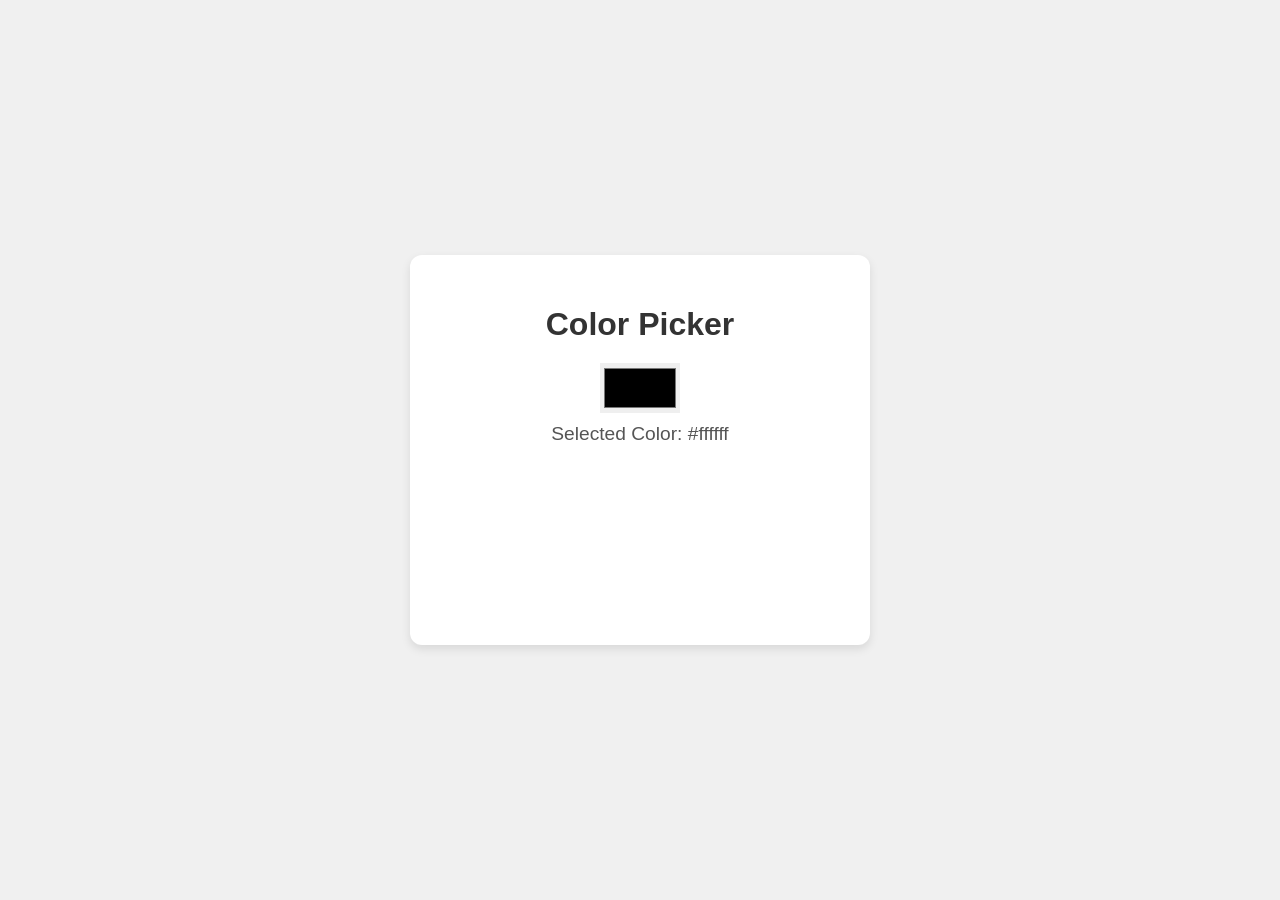
<file: 1.ColorPickerDW/index.html>
<!DOCTYPE html>
<html lang="en">
  <head>
    <meta charset="UTF-8" />
    <meta name="viewport" content="width=device-width, initial-scale=1.0" />
    <title>Color Picker App</title>
    <link rel="stylesheet" href="style.css" />
  </head>
  <body>
    <div class="container">
      <h1>Color Picker</h1>
      <div class="color-picker">
        <input type="color" name="" id="colorInput" />
        <p>Selected Color: <span id="colorCode">#ffffff</span></p>
      </div>
      <div id="colorDisplay" class="color-display"></div>
    </div>
    <script src="script.js"></script>
  </body>
</html>
</file>
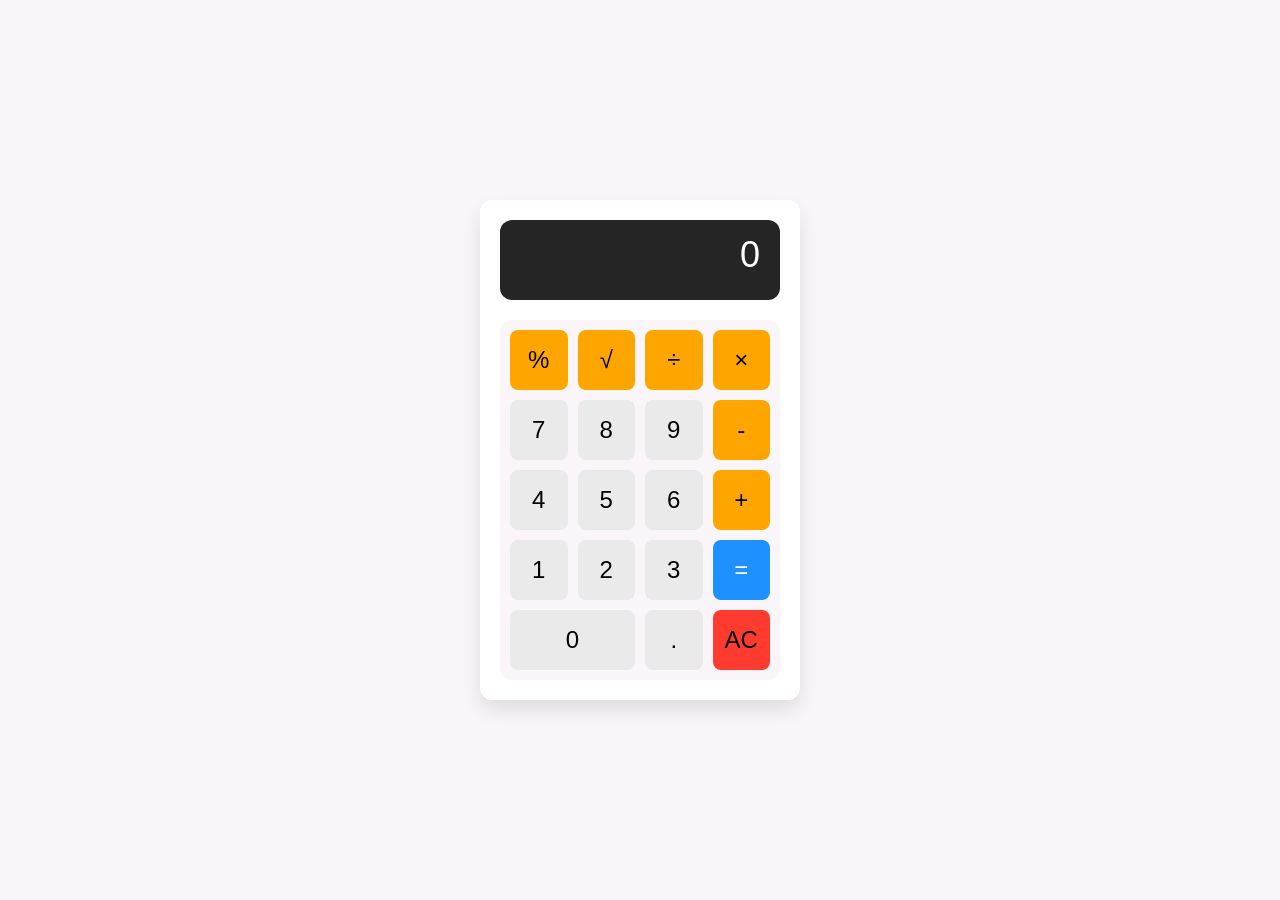
<file: 2.calculatorDW/index.html>
<!DOCTYPE html>
<html lang="en">
  <head>
    <meta charset="UTF-8" />
    <meta name="viewport" content="width=device-width, initial-scale=1.0" />
    <title>Calculator byDWt</title>
    <link rel="stylesheet" href="style.css" />
  </head>
  <body>
    <div class="container">
      <div class="calculator-screen">
        <input type="text" class="calculator-display" value="0" disabled />
      </div>
      <div class="calculator-keys">
        <!-- operator buttons -->
        <button class="operator" value="%">%</button>
        <button class="operator" value="√">&Sqrt;</button>
        <button class="operator" value="/">&divide;</button>
        <button class="operator" value="*">&times;</button>

        <!--     
      NUmbers button -->
        <button value="7">7</button>
        <button value="8">8</button>
        <button value="9">9</button>
        <button class="operator" value="-">-</button>

        <!--     
      Numbers button -->
        <button value="4">4</button>
        <button value="5">5</button>
        <button value="6">6</button>
        <button class="operator" value="+">+</button>

        <!--     
      Numbers button -->
        <button value="1">1</button>
        <button value="2">2</button>
        <button value="3">3</button>
        <button class="equal-sign" value="=">=</button>

        <!--     
      Numbers button -->
        <button class="zero" value="0">0</button>
        <button class="decimal" value=".">.</button>
        <button class="allClear" value="AC">AC</button>
      </div>
    </div>
    <script src="script.js"></script>
  </body>
</html>
</file>
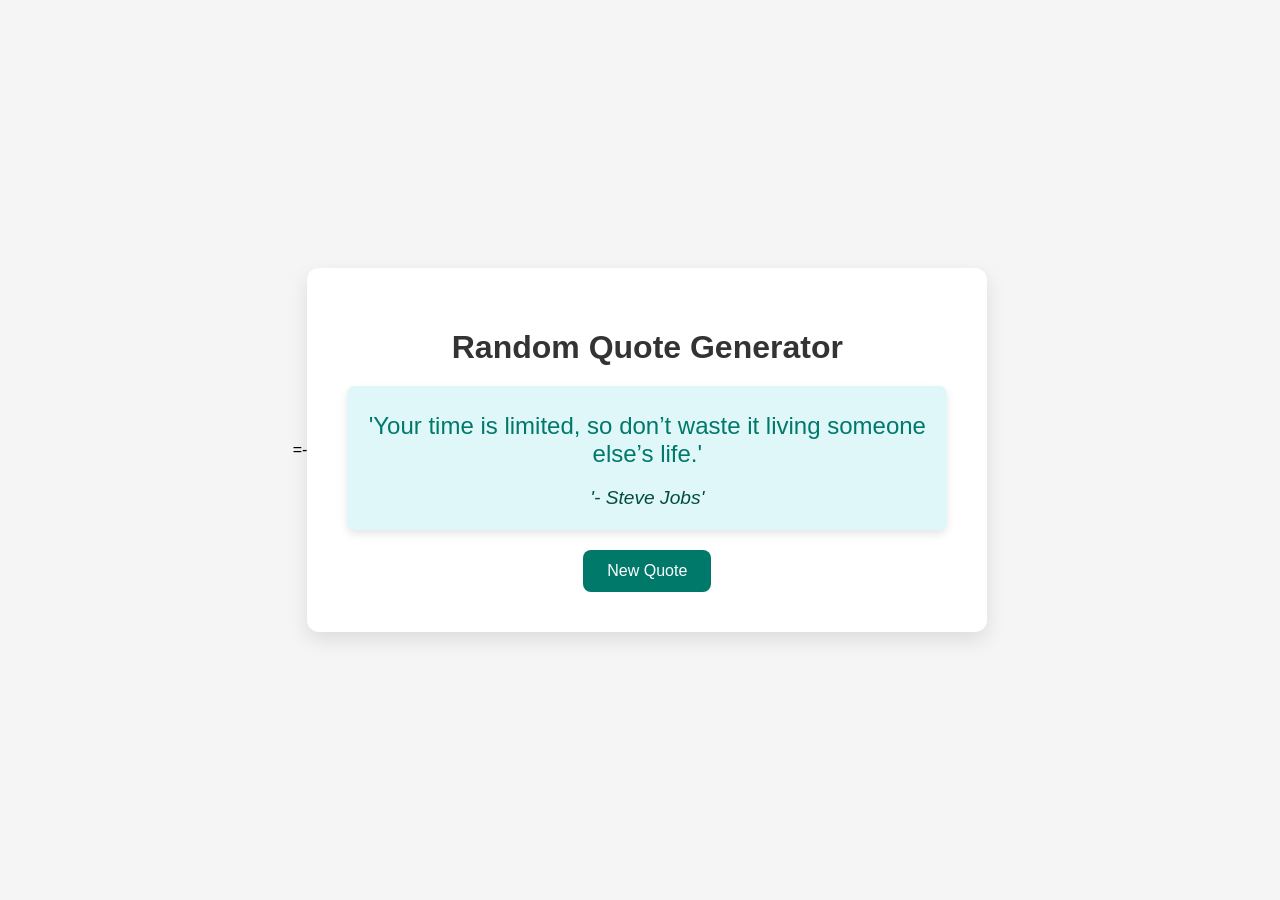
<file: 3.RandomQuoteGeneratorDW/index.html>
<!DOCTYPE html>
<html lang="en">
  <head>
    <meta charset="UTF-8" />
    <meta name="viewport" content="width=device-width, initial-scale=1.0" />=-
    <title>Random Quote Generator</title>
    <link rel="stylesheet" href="style.css" />
  </head>
  <body>   
    <!-- main container for the application -->
    <div class="quote-container">
      <!-- AppliCATION TITLE -->
      <h1>Random Quote Generator </h1>
      <!-- area to display quote-->
       <div class="quote-box">
        <!-- Element to display the quote text   -->
        <p id="quote">Click the button below to generate a random quote</p>
        <!-- Element to display the author's name -->
        <p id="author">- Author</p>
       </div>
       <button id="newQuote">New Quote</button>
    

    <script src="script.js"></script>
  </body>
</html>
</file>
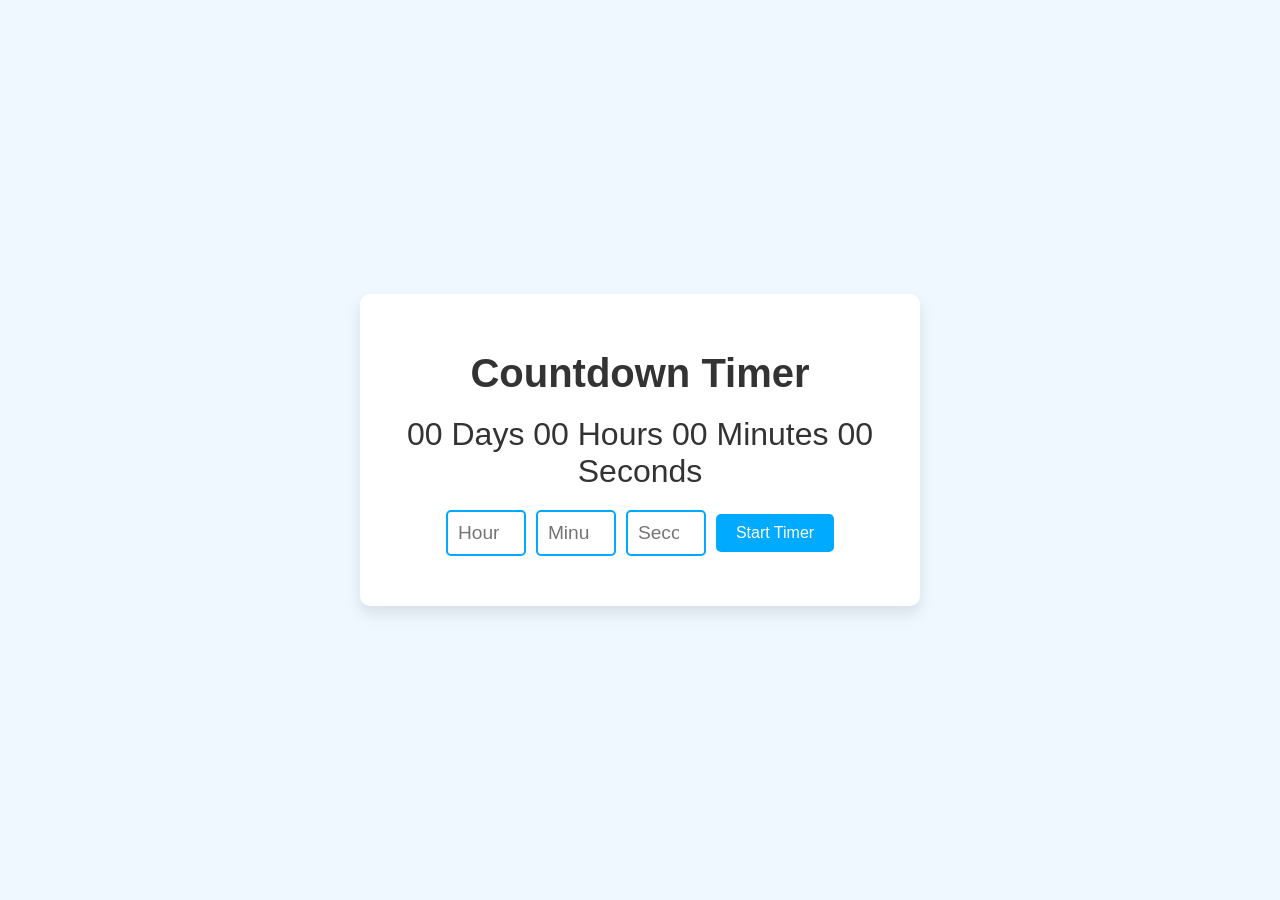
<file: 4.countdownDW/index.html>
<!DOCTYPE html>
<html lang="en">
  <head>
    <meta charset="UTF-8" />
    <meta name="viewport" content="width=device-width, initial-scale=1.0" />
    <title>countdown Timer</title>
    <link rel="stylesheet" type="text/css" href="style.css" />
  </head>
  <body>
    <!-- Main container for the timer -->
     <div class = "Timer-container">
        <!-- Timer Title -->
         <h1>Countdown Timer</h1>

         <!-- Time Display -->
          <div id="countdown" class="countdown">
            <span id="days">00</span> Days
            <span id="hours">00</span> Hours
            <span id="minutes">00</span> Minutes
            <span id="seconds">00</span> Seconds
          </div>

          <!-- Time input and start button -->
           <div class="input-container">
                <input type="number" name="" id="inputHours" min="0" placeholder="Hours">
                <input type="number" name="" id="inputMinutes" min="0" placeholder="Minutes" max="59">
                <input type="number" name="" id="inputSeconds" min="0" placeholder="Seconds" max="59">
                <button id="startButton">Start Timer</button>
     </div>


    <script src="script.js"></script>
  </body>
</html>
</file>
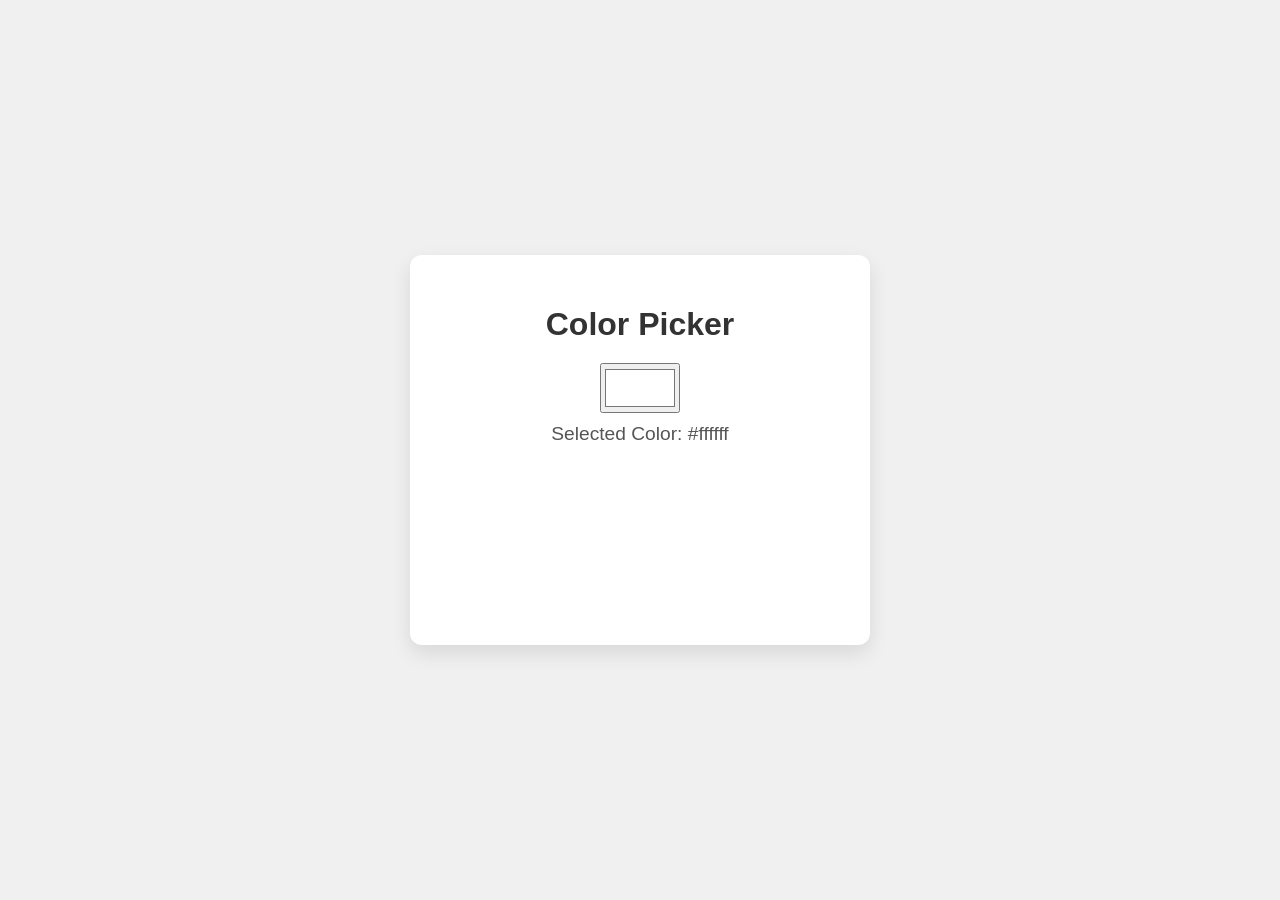
<file: 1.ColorPickerDW/1colorPickDw.html>
<!DOCTYPE html>
<html lang="en">
  <head>
    <link rel="stylesheet" href="colorPickDW.css" />
    <meta charset="UTF-8" />
    <meta name="viewport" content="width=device-width, initial-scale=1.0" />
    <title>color Picker Dw</title>
  </head>
  <body>
    <div class="container">
      <h1>Color Picker</h1>
      <div class="color-picker">
        <input type="color" id="colorInput" value="#ffffff" />
        <p>Selected Color: <span id="colorCode">#ffffff</span></p>
      </div>
      <div id="colorDisplay" class="color-display"></div>
    </div>
    <script src="colorPickerDw.js"></script>
  </body>
  <!-- <body>
    <div class="container"></div>
      <h1>Color Picker</h1>
      <div class="color-picker">
        <input type="color" name="" id="colorInput" >
        <p>Selected Color: <span id="colorCode">#ffffff</span></p>
      </div>
      <div id="colorDisplay" class="color-display"></div>
    </div>
    <script src="colorPickerDw.js"></script>
  </body> -->
</html>
</file>
<file: 1.ColorPickerDW/style.css>
body{
    font-family: 'Arial', sans-serif;
    background-color: #f0f0f0;
    margin: 0;
    padding: 0;
    display: flex;
    justify-content: center;
    align-items: center;
    height: 100vh;
}
.container{
    text-align: center;
    background-color: #ffffff;
    padding: 30px;
    border-radius: 12px;
    box-shadow: 0 4px 10px rgba(0,0,0,0.1);
    max-width: 400px;
    width: 100%;
}
h1{
    font-size: 2em;
    color: #333333;
    margin-bottom: 20px;

}
.color-picker{
    margin-bottom: 20px;
}
#colorInput{
    width: 80px;
    height: 50px;
    border: none;
    cursor: pointer;
}
p{
    font-size: 1.2em;
    color: #555555;
    margin: 10px 0;
}
.color-display{
    width: 100%;
    height: 150px;
    border-radius: 12px;
    margin-top: 20px;
    transition: background-color 0.3s ease;
}
</file>
<file: 2.calculatorDW/style.css>
* {
  margin: 0;
  padding: 0;
  box-sizing: border-box;
}

body {
  font-family: 'roboto', arial, helvetica, sans-serif;
  display: flex;
  justify-content: center;
  align-items: center;
  height: 100vh;
  background-color: #f9f5f9;
  margin: 0;
}

.container {
  width: 320px;
  padding: 20px;
  background-color: #fff;
  border-radius: 12px;
  box-shadow: 0 10px 20px rgba(0, 0, 0, 0.1);
}
.calculator-screen {
  height: 80px;
  background-color: #252525;
  display: flex;
  align-items: center;
  justify-content: center;
  padding-right: 20px;
  margin-bottom: 20px;
  border-radius: 12px;
}
.calculator-display {
  width: 100%;
  height: 100%;
  font-size: 36px;
  color: #fff;
  border: none;
  background-color: transparent;
  text-align: right;
  outline: none;
  text-align: right;
  margin-bottom: 10px;
}
.calculator-keys {
  display: grid;
  grid-template-columns: repeat(4, 1fr);
  gap: 10px;
  padding: 10px;
  border-radius: 12px;
  background-color: #f9f5f9;
}
button {
  height: 60px;
  font-size: 24px;
  border: none;
  border-radius: 8px;
  background-color: #eaeaea;
  transition: background-color 0.3s ease;
  cursor: pointer;
}
button:hover {
  drop-shadow: 0 0 10px rgba(0, 0, 0, 0.1);
  background-color: #d4d4d4;
  font-weight: bold;
}
.operator {
  background-color: orange;
}
.equal-sign {
  background-color: #1e90ff;
  color: white;
}
.zero {
  grid-column: span 2;
}
.allClear {
  background-color: #ff3b30;
}
</file>
<file: 3.RandomQuoteGeneratorDW/style.css>
/* basic styling for the body */
body {
  font-family: 'Arial', sans-serif;
  background-color: #f5f5f5;
  margin: 0;
  padding: 0;
  display: flex;
  justify-content: center;
  align-items: center;
  height: 100vh;
}
.quote-container {
  text-align: center;
  background-color: #ffffff;
  padding: 40px;
  border-radius: 12px;
  box-shadow: 0 8px 20px rgba(0, 0, 0, 0.1);
  max-width: 600px;
  width: 90%;
}
/* styling for the title */
h1 {
  font-size: 2em;
  color: #333333;
  margin-bottom: 20px;
}
/* styling box displaying the code; */
.quote-box {
  padding: 2px;
  margin: 20px 0;
  background-color: #e0f7fa;
  border-radius: 8px;
  box-shadow: 0 4px 8px rgba(0, 0, 0, 0.1);
}
#quote {
  font-size: 1.5em;
  color: #00796b;
  margin-bottom: 10px;
}
#author {
  font-size: 1.2em;
  color: #004d40;
  font-style: italic;
}

button {
  background-color: #00796b;
  color: #ffffff;
  padding: 12px 24px;
  border: none;
  border-radius: 8px;
  font-size: 1em;
  cursor: pointer;
  transition: background-color 0.4s ease;
}

button:hover {
  background-color: #004d40;
}
</file>
<file: 4.countdownDW/style.css>
body {
  font-family: 'arial', sans-serif;
  background-color: #f0f8ff;
  margin: 0;
  padding: 0;
  display: flex;
  height: 100vh;
  justify-content: center;
  align-items: center;
}
.Timer-container {
  text-align: center;
  background-color: #ffffff;
  padding: 30px;
  border-radius: 10px;
  box-shadow: 0 8px 15px rgba(0, 0, 0, 0.1);
  max-width: 500px;
  width: 90%;
}
/* styling the title */
h1 {
  font-size: 2.5em;
  color: #333333;
  margin-bottom: 20px;
}
/* 
styling  countdown display */
.countdown {
  font-size: 2em;
  margin-bottom: 20px;
  color: #333333;
}
/* styling the input& buttons */

.input-container {
  display: flex;
  justify-content: center;
  align-items: center;
  margin-bottom: 20px;
  gap: 10px;
}
input {
  padding: 10px;
  font-size: 1.2em;
  border: 2px solid #00aaff;
  border-radius: 5px;
  width: 80px;
  text-align: center;
  box-sizing: border-box;
}
button {
  padding: 10px 20px;
  font-size: 1em;
  background-color: #00aaff;
  border: none;
  border-radius: 5px;
  color: #ffffff;
  cursor: pointer;
  transition: background-color 1s ease;
}
/* hover effect */
button:hover {
  background-color: #0077cc;
}
</file>
<file: 1.ColorPickerDW/colorPickDW.css>
body {
  font-family: 'Arabic', arial, helvetica, sans-serif;
  background-color: #f0f0f0;
  margin: 0;
  padding: 0;
  display: flex;
  justify-content: center;
  align-items: center;
  height: 100vh;
}
.container {
  text-align: center;
  background-color: #ffffff;
  padding: 30px;
  border-radius: 12px;
  box-shadow: 0 8px 20px rgba(0, 0, 0, 0.1);
  max-width: 400px;
  width: 100%;
}
h1 {
  font-size: 2em;
  color: #333333;
  margin-bottom: 20px;
}
.color-picker {
  margin-bottom: 20px;
}
#colorInput {
  width: 80px;
  height: 50px;
  cursor: pointer;
}
p {
  font-size: 1.2em;
  color: #555555;
  margin: 10px 0 0 0;
}
.color-display {
  width: 100%;
  height: 150px;
  border-radius: 12px;
  margin-top: 20px;
  transition: background-color 1s ease;
}
</file>
